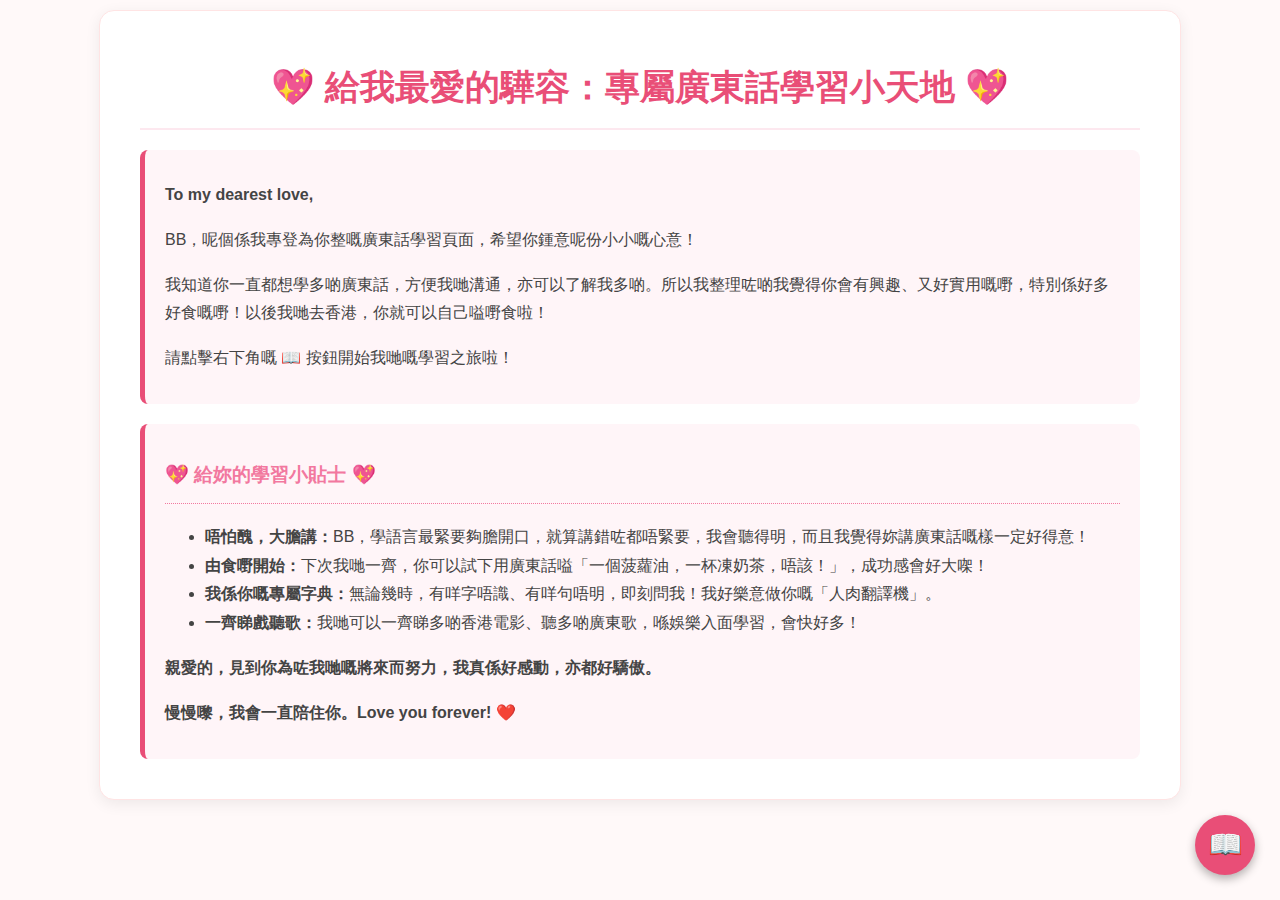
<file: index.html>
<!DOCTYPE html>
<html lang="zh-Hant">
<head>
    <meta charset="UTF-8">
    <meta name="viewport" content="width=device-width, initial-scale=1.0">
    <title>💖 給我最愛的驊容：專屬廣東話學習小天地 💖</title>
    <style>body{font-family:-apple-system,BlinkMacSystemFont,"Segoe UI",Roboto,"Helvetica Neue",Arial,sans-serif;line-height:1.8;color:#444;background-color:#fff9f9;margin:0;padding:10px}@media (max-width:768px){body{padding:5px}}h1,h2,h3{color:#e94e77;border-bottom:2px solid #fde8ef;padding-bottom:10px}h1{text-align:center;margin-bottom:20px;font-size:2.2em}@media (max-width:768px){h1{font-size:1.8em}}h2{margin-top:40px;color:#e94e77}@media (max-width:768px){h2{font-size:1.4em}}h3{font-size:1.2em;color:#f2789f;border-bottom:1px dotted #f2789f}.container{max-width:1000px;margin:0 auto;background-color:#fff;padding:20px 40px;border-radius:15px;box-shadow:0 4px 15px rgba(0,0,0,.07);border:1px solid #ffe4e4}@media (max-width:768px){.container{padding:15px}}.intro,.tips{background-color:#fff5f8;border-left:5px solid #e94e77;padding:15px 20px;margin:20px 0;border-radius:8px}.fab-menu-button{position:fixed;bottom:25px;right:25px;width:60px;height:60px;background-color:#e94e77;border-radius:50%;box-shadow:0 4px 10px rgba(0,0,0,.3);display:flex;justify-content:center;align-items:center;color:#fff;font-size:28px;cursor:pointer;z-index:1000;transition:transform .2s ease-in-out}.fab-menu-button:hover{transform:scale(1.1)}.fab-menu{position:fixed;bottom:100px;right:25px;background-color:#fff;border-radius:10px;box-shadow:0 6px 20px rgba(0,0,0,.2);padding:15px;z-index:999;display:none;opacity:0;transform:translateY(20px);transition:opacity .3s ease,transform .3s ease}.fab-menu.active{display:block;opacity:1;transform:translateY(0)}.fab-menu ul{list-style:none;padding:0;margin:0}.fab-menu ul li a{display:block;padding:10px 15px;text-decoration:none;color:#e94e77;font-weight:700;border-radius:5px;transition:background-color .2s}.fab-menu ul li a:hover{background-color:#fff0f5}</style>
</head>
<body>
<div class="container">
    <h1>💖 給我最愛的驊容：專屬廣東話學習小天地 💖</h1>
    <div class="intro">
        <p><strong>To my dearest love,</strong></p>
        <p>BB，呢個係我專登為你整嘅廣東話學習頁面，希望你鍾意呢份小小嘅心意！</p>
        <p>我知道你一直都想學多啲廣東話，方便我哋溝通，亦可以了解我多啲。所以我整理咗啲我覺得你會有興趣、又好實用嘅嘢，特別係好多好食嘅嘢！以後我哋去香港，你就可以自己嗌嘢食啦！</p>
        <p>請點擊右下角嘅 📖 按鈕開始我哋嘅學習之旅啦！</p>
    </div>
    <div class="tips">
        <h3>💖 給妳的學習小貼士 💖</h3>
        <ul>
            <li><strong>唔怕醜，大膽講：</strong>BB，學語言最緊要夠膽開口，就算講錯咗都唔緊要，我會聽得明，而且我覺得妳講廣東話嘅樣一定好得意！</li>
            <li><strong>由食嘢開始：</strong>下次我哋一齊，你可以試下用廣東話嗌「一個菠蘿油，一杯凍奶茶，唔該！」，成功感會好大㗎！</li>
            <li><strong>我係你嘅專屬字典：</strong>無論幾時，有咩字唔識、有咩句唔明，即刻問我！我好樂意做你嘅「人肉翻譯機」。</li>
            <li><strong>一齊睇戲聽歌：</strong>我哋可以一齊睇多啲香港電影、聽多啲廣東歌，喺娛樂入面學習，會快好多！</li>
        </ul>
        <p><strong>親愛的，見到你為咗我哋嘅將來而努力，我真係好感動，亦都好驕傲。</strong></p>
        <p><strong>慢慢嚟，我會一直陪住你。Love you forever! ❤️</strong></p>
    </div>
</div>
<div class="fab-menu-button" id="fabButton">📖</div>
<div class="fab-menu" id="fabMenu">
    <ul>
        <li><a href="index.html">💖 主頁</a></li>
        <li><a href="page1_basic.html">🗣️ 基本對答</a></li>
        <li><a href="page2_love.html">🥰 愛嘅蜜語</a></li>
        <li><a href="page3_food.html">🍜 美食篇</a></li>
        <li><a href="page4_daily.html">🛍️ 日常生活</a></li>
        <li><a href="page5_scenario.html">💬 情境對話</a></li>
        <li><a href="page6_slang.html">😎 地道口語</a></li>
    </ul>
</div>
<script>document.addEventListener('DOMContentLoaded',function(){const e=document.getElementById("fabButton"),t=document.getElementById("fabMenu");e.addEventListener("click",function(n){n.stopPropagation(),t.classList.toggle("active")}),window.addEventListener("click",function(){t.classList.contains("active")&&t.classList.remove("active")}),t.addEventListener("click",function(e){e.stopPropagation()})})</script>
</body>
</html>
</file>
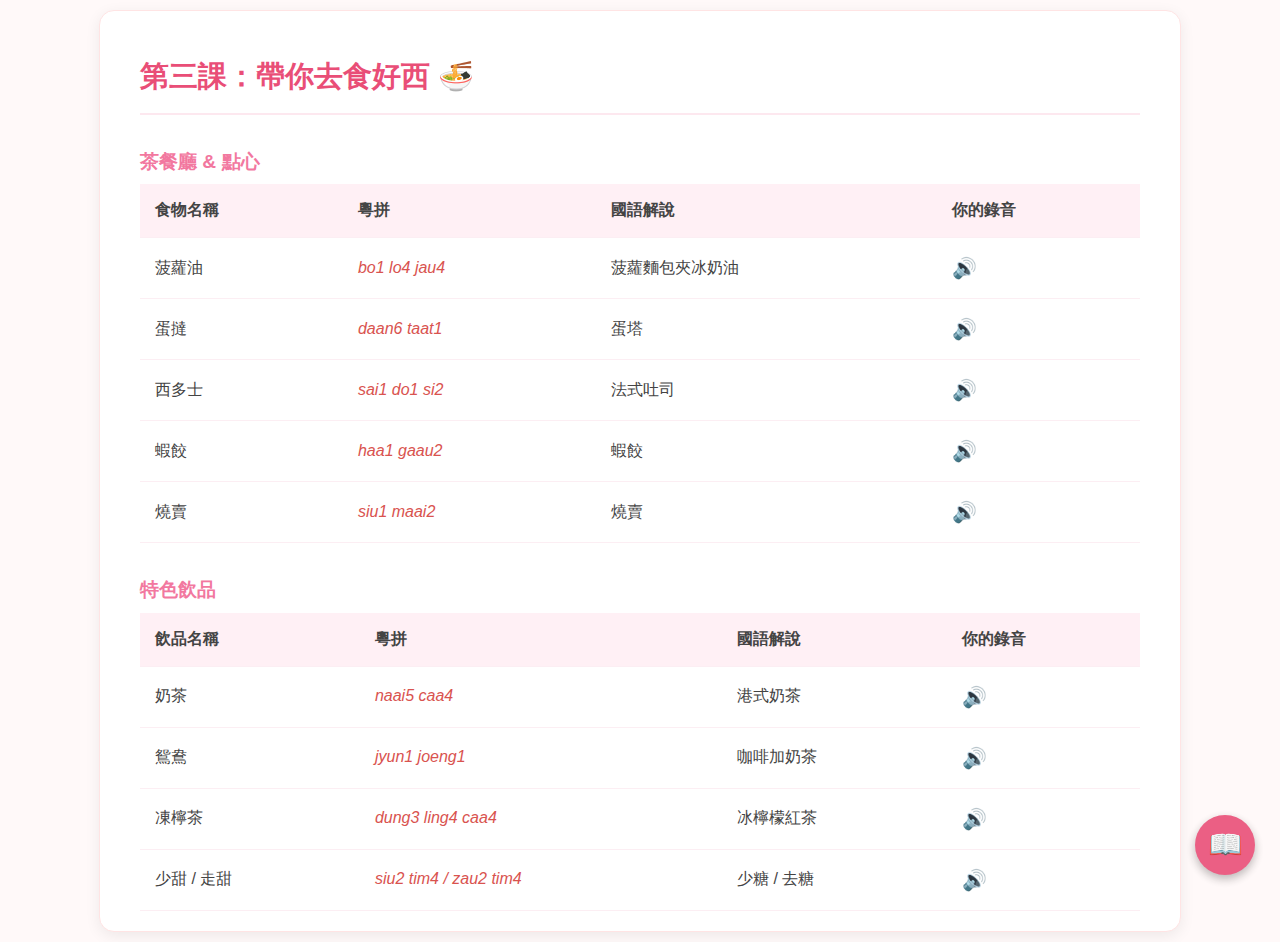
<file: page3_food.html>
<!DOCTYPE html>
<html lang="zh-Hant"><head><meta charset="UTF-8"><meta name="viewport" content="width=device-width, initial-scale=1.0"><title>第三課：美食篇</title><link rel="stylesheet" href="style.css"></head>
<body>
<div class="container">
    <h2>第三課：帶你去食好西 🍜</h2>
    <h3>茶餐廳 & 點心</h3>
    <table>
        <thead><tr><th>食物名稱</th><th>粵拼</th><th>國語解說</th><th>你的錄音</th></tr></thead>
        <tbody>
            <tr><td data-label="食物">菠蘿油</td><td data-label="粵拼" class="jyutping">bo1 lo4 jau4</td><td data-label="國語解說">菠蘿麵包夾冰奶油</td><td data-label="你的錄音"><span class="audio-icon" data-audio-src="audio/bo_lo_yau.mp3">🔊</span></td></tr>
            <tr><td data-label="食物">蛋撻</td><td data-label="粵拼" class="jyutping">daan6 taat1</td><td data-label="國語解說">蛋塔</td><td data-label="你的錄音"><span class="audio-icon" data-audio-src="audio/daan_taat.mp3">🔊</span></td></tr>
            <tr><td data-label="食物">西多士</td><td data-label="粵拼" class="jyutping">sai1 do1 si2</td><td data-label="國語解說">法式吐司</td><td data-label="你的錄音"><span class="audio-icon" data-audio-src="audio/sai_do_si.mp3">🔊</span></td></tr>
            <tr><td data-label="食物">蝦餃</td><td data-label="粵拼" class="jyutping">haa1 gaau2</td><td data-label="國語解說">蝦餃</td><td data-label="你的錄音"><span class="audio-icon" data-audio-src="audio/haa_gaau.mp3">🔊</span></td></tr>
            <tr><td data-label="食物">燒賣</td><td data-label="粵拼" class="jyutping">siu1 maai2</td><td data-label="國語解說">燒賣</td><td data-label="你的錄音"><span class="audio-icon" data-audio-src="audio/siu_maai.mp3">🔊</span></td></tr>
        </tbody>
    </table>
    <h3>特色飲品</h3>
    <table>
        <thead><tr><th>飲品名稱</th><th>粵拼</th><th>國語解說</th><th>你的錄音</th></tr></thead>
        <tbody>
            <tr><td data-label="飲品">奶茶</td><td data-label="粵拼" class="jyutping">naai5 caa4</td><td data-label="國語解說">港式奶茶</td><td data-label="你的錄音"><span class="audio-icon" data-audio-src="audio/naai_chaa.mp3">🔊</span></td></tr>
            <tr><td data-label="飲品">鴛鴦</td><td data-label="粵拼" class="jyutping">jyun1 joeng1</td><td data-label="國語解說">咖啡加奶茶</td><td data-label="你的錄音"><span class="audio-icon" data-audio-src="audio/yun_yeung.mp3">🔊</span></td></tr>
            <tr><td data-label="飲品">凍檸茶</td><td data-label="粵拼" class="jyutping">dung3 ling4 caa4</td><td data-label="國語解說">冰檸檬紅茶</td><td data-label="你的錄音"><span class="audio-icon" data-audio-src="audio/dung_ling_chaa.mp3">🔊</span></td></tr>
            <tr><td data-label="飲品">少甜 / 走甜</td><td data-label="粵拼" class="jyutping">siu2 tim4 / zau2 tim4</td><td data-label="國語解說">少糖 / 去糖</td><td data-label="你的錄音"><span class="audio-icon" data-audio-src="audio/siu_tim_zau_tim.mp3">🔊</span></td></tr>
        </tbody>
    </table>
</div>
<div class="fab-menu-button" id="fabButton">📖</div>
<div class="fab-menu" id="fabMenu"><ul><li><a href="index.html">💖 主頁</a></li><li><a href="page1_basic.html">🗣️ 基本對答</a></li><li><a href="page2_love.html">🥰 愛嘅蜜語</a></li><li><a href="page3_food.html">🍜 美食篇</a></li><li><a href="page4_daily.html">🛍️ 日常生活</a></li><li><a href="page5_scenario.html">💬 情境對話</a></li><li><a href="page6_slang.html">😎 地道口語</a></li></ul></div>
<script src="script.js" defer></script>
</body></html>
</file>
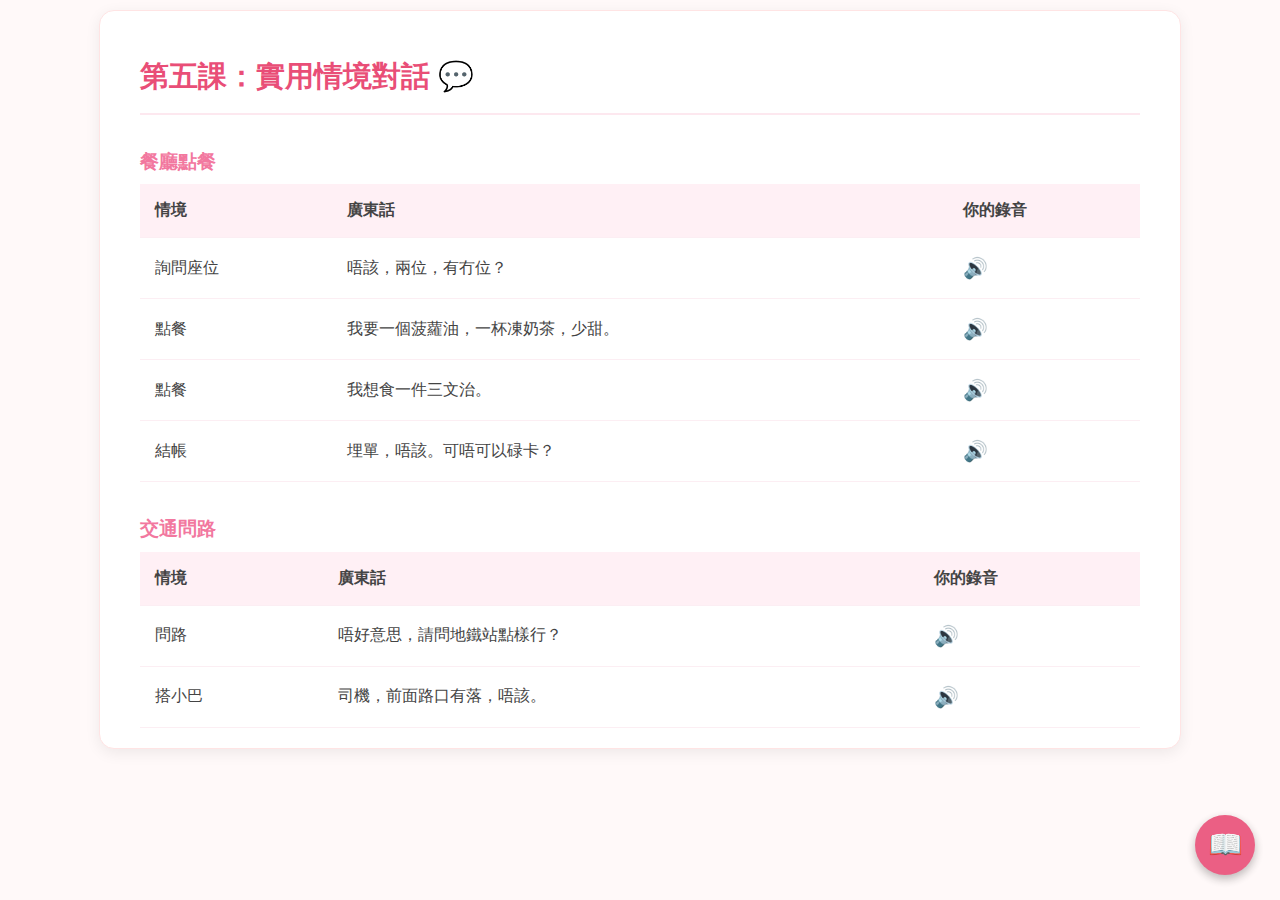
<file: page5_scenario.html>
<!DOCTYPE html>
<html lang="zh-Hant"><head><meta charset="UTF-8"><meta name="viewport" content="width=device-width, initial-scale=1.0"><title>第五課：實用情境對話</title><link rel="stylesheet" href="style.css"></head>
<body>
<div class="container">
    <h2>第五課：實用情境對話 💬</h2>
    <h3>餐廳點餐</h3>
    <table>
        <thead><tr><th>情境</th><th>廣東話</th><th>你的錄音</th></tr></thead>
        <tbody>
            <tr><td data-label="情境">詢問座位</td><td data-label="廣東話">唔該，兩位，有冇位？</td><td data-label="你的錄音"><span class="audio-icon" data-audio-src="audio/scene_ask_seat.mp3">🔊</span></td></tr>
            <tr><td data-label="情境">點餐</td><td data-label="廣東話">我要一個菠蘿油，一杯凍奶茶，少甜。</td><td data-label="你的錄音"><span class="audio-icon" data-audio-src="audio/scene_order_food.mp3">🔊</span></td></tr>
            <tr><td data-label="情境">點餐</td><td data-label="廣東話">我想食一件三文治。</td><td data-label="你的錄音"><span class="audio-icon" data-audio-src="audio/wo_sam_man_ji.mp3">🔊</span></td></tr>            
            <tr><td data-label="情境">結帳</td><td data-label="廣東話">埋單，唔該。可唔可以碌卡？</td><td data-label="你的錄音"><span class="audio-icon" data-audio-src="audio/scene_billing.mp3">🔊</span></td></tr>
        </tbody>
    </table>
    <h3>交通問路</h3>
    <table>
        <thead><tr><th>情境</th><th>廣東話</th><th>你的錄音</th></tr></thead>
        <tbody>
            <tr><td data-label="情境">問路</td><td data-label="廣東話">唔好意思，請問地鐵站點樣行？</td><td data-label="你的錄音"><span class="audio-icon" data-audio-src="audio/scene_ask_direction.mp3">🔊</span></td></tr>
            <tr><td data-label="情境">搭小巴</td><td data-label="廣東話">司機，前面路口有落，唔該。</td><td data-label="你的錄音"><span class="audio-icon" data-audio-src="audio/scene_minibus_stop.mp3">🔊</span></td></tr>
        </tbody>
    </table>
</div>
<div class="fab-menu-button" id="fabButton">📖</div>
<div class="fab-menu" id="fabMenu"><ul><li><a href="index.html">💖 主頁</a></li><li><a href="page1_basic.html">🗣️ 基本對答</a></li><li><a href="page2_love.html">🥰 愛嘅蜜語</a></li><li><a href="page3_food.html">🍜 美食篇</a></li><li><a href="page4_daily.html">🛍️ 日常生活</a></li><li><a href="page5_scenario.html">💬 情境對話</a></li><li><a href="page6_slang.html">😎 地道口語</a></li></ul></div>
<script src="script.js" defer></script>
</body></html>
</file>
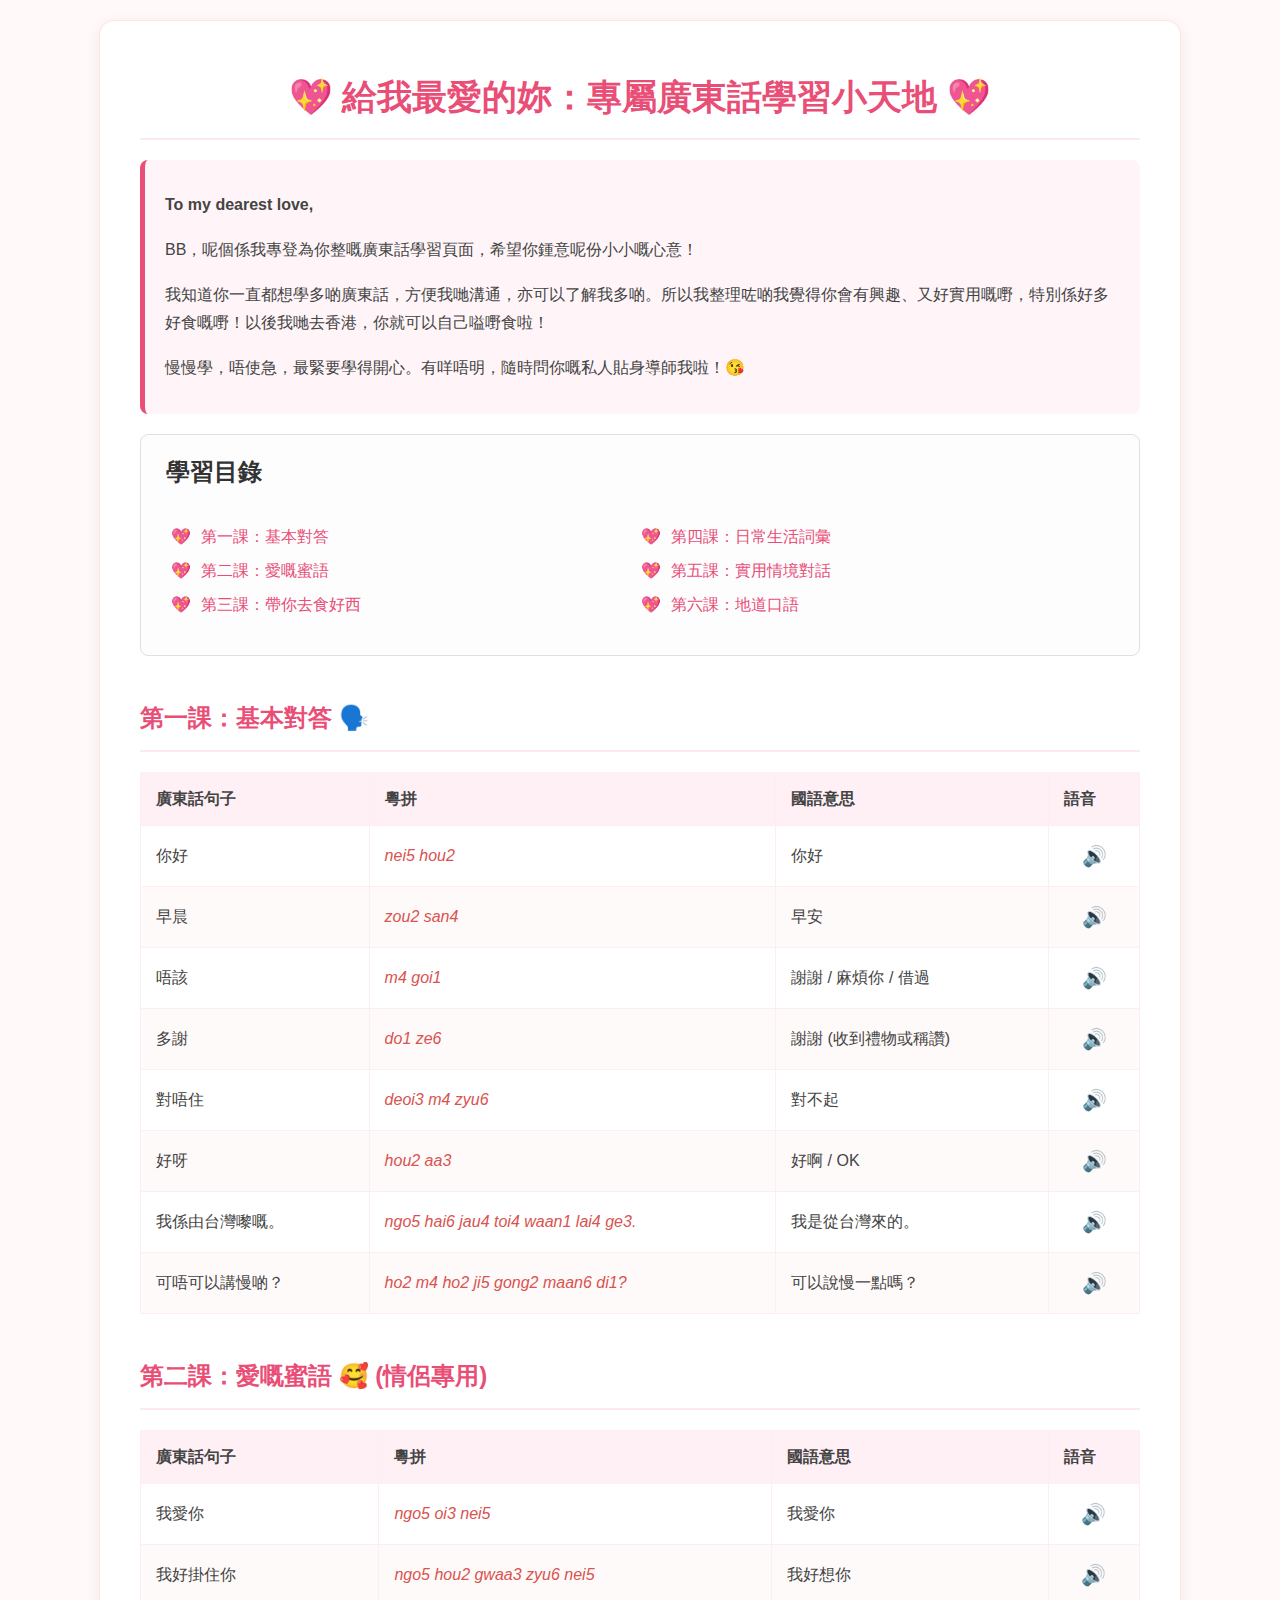
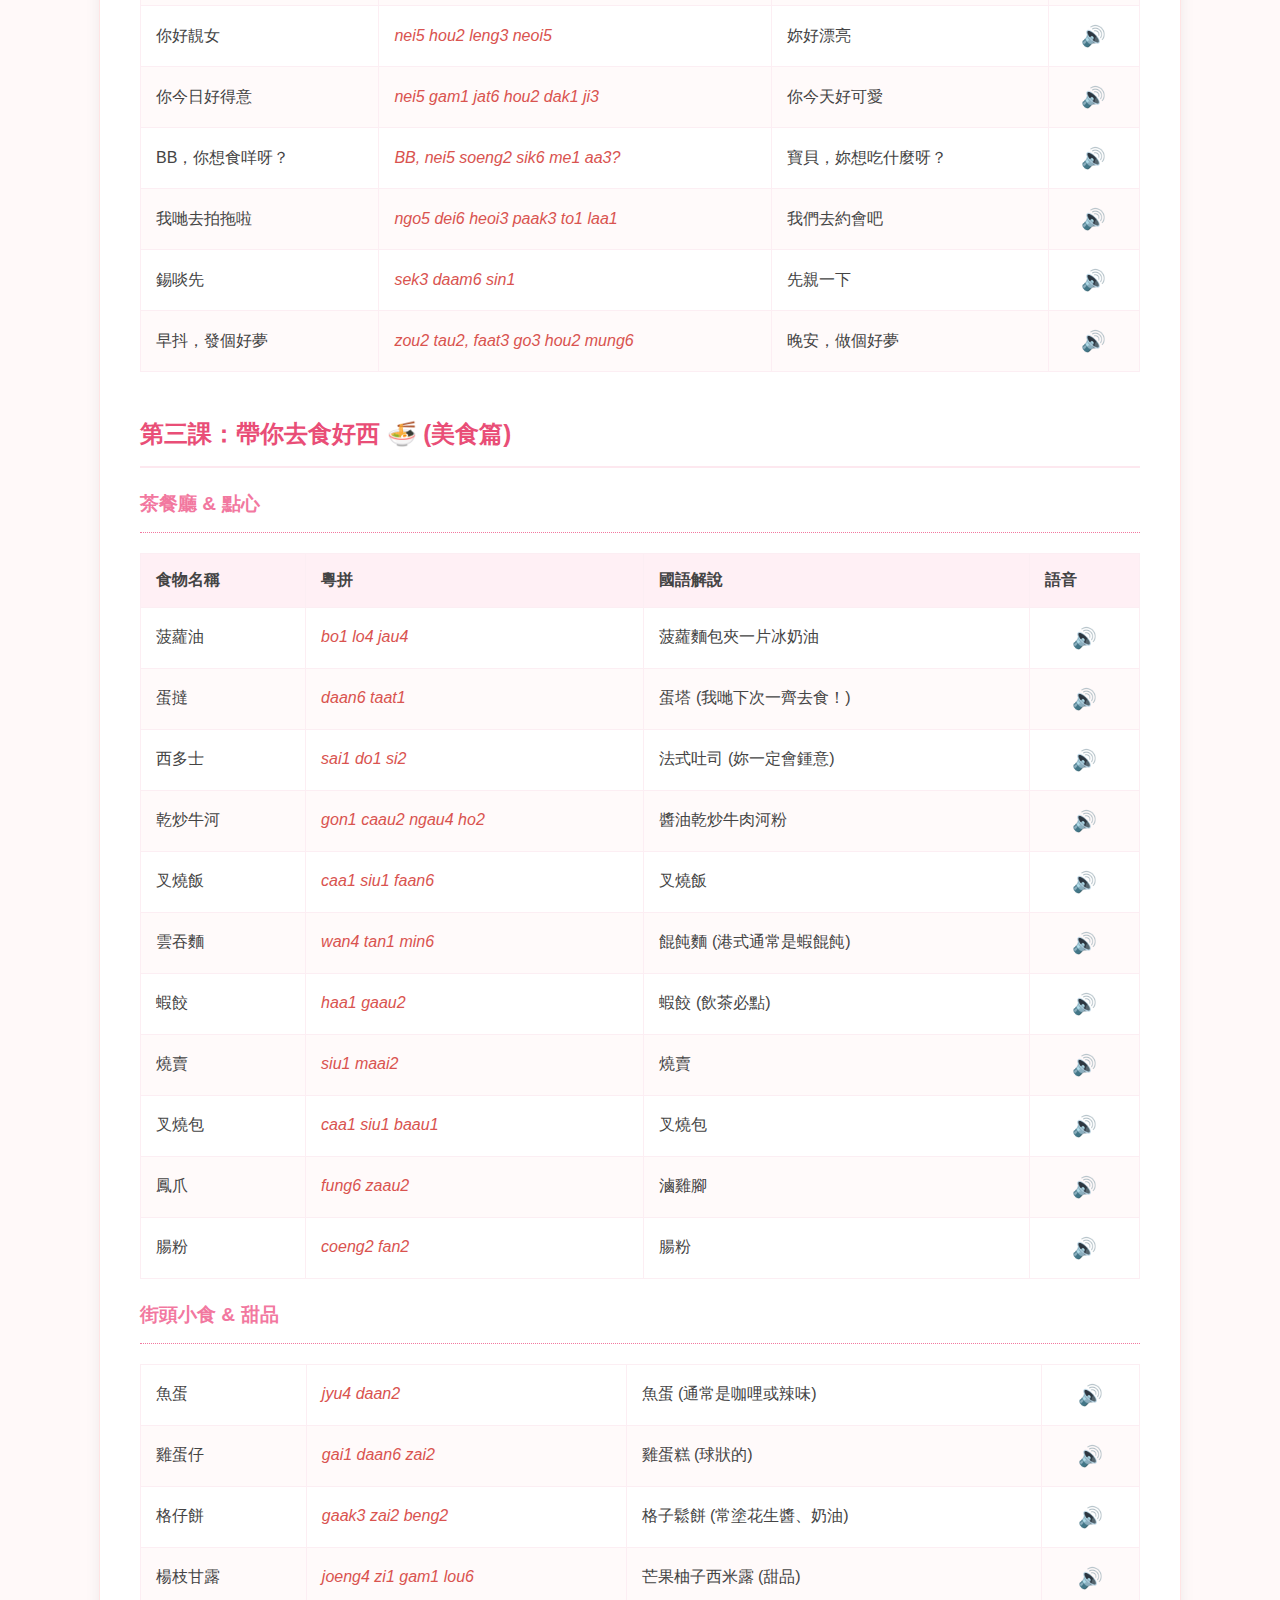
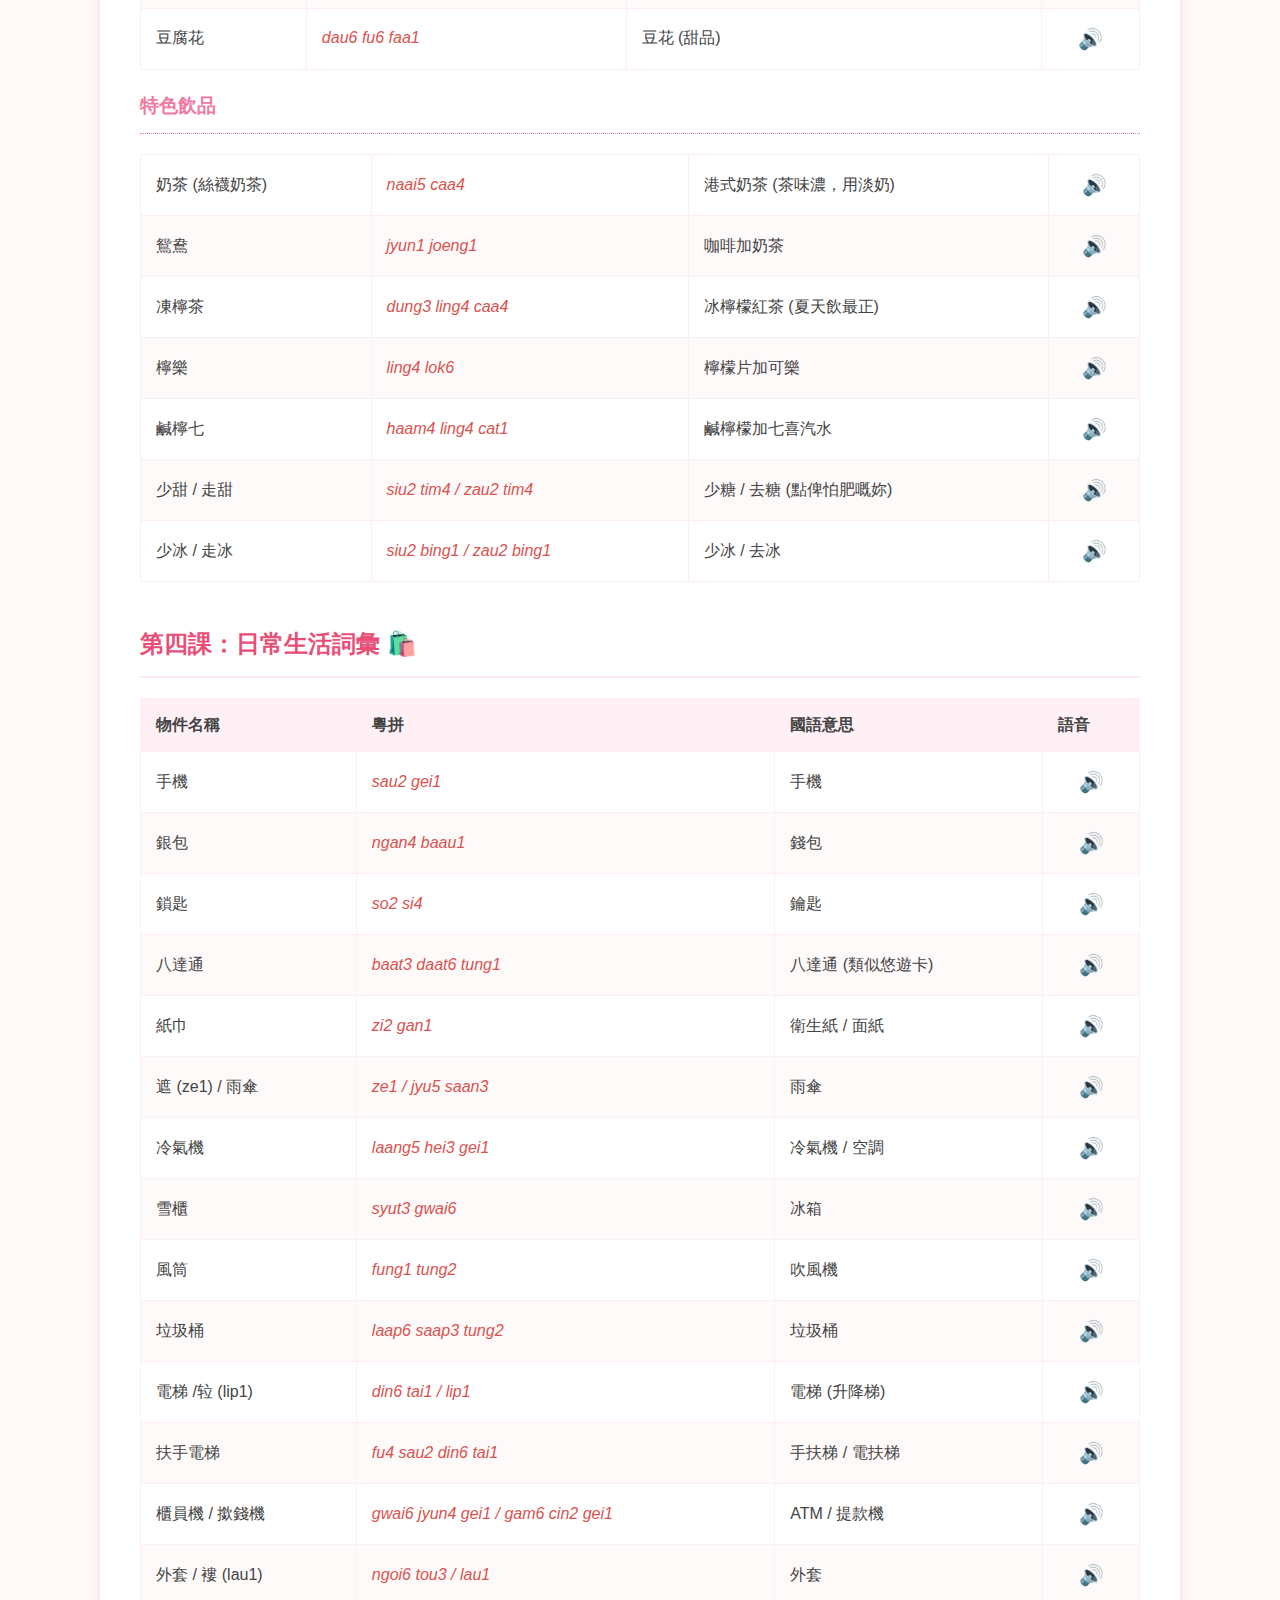
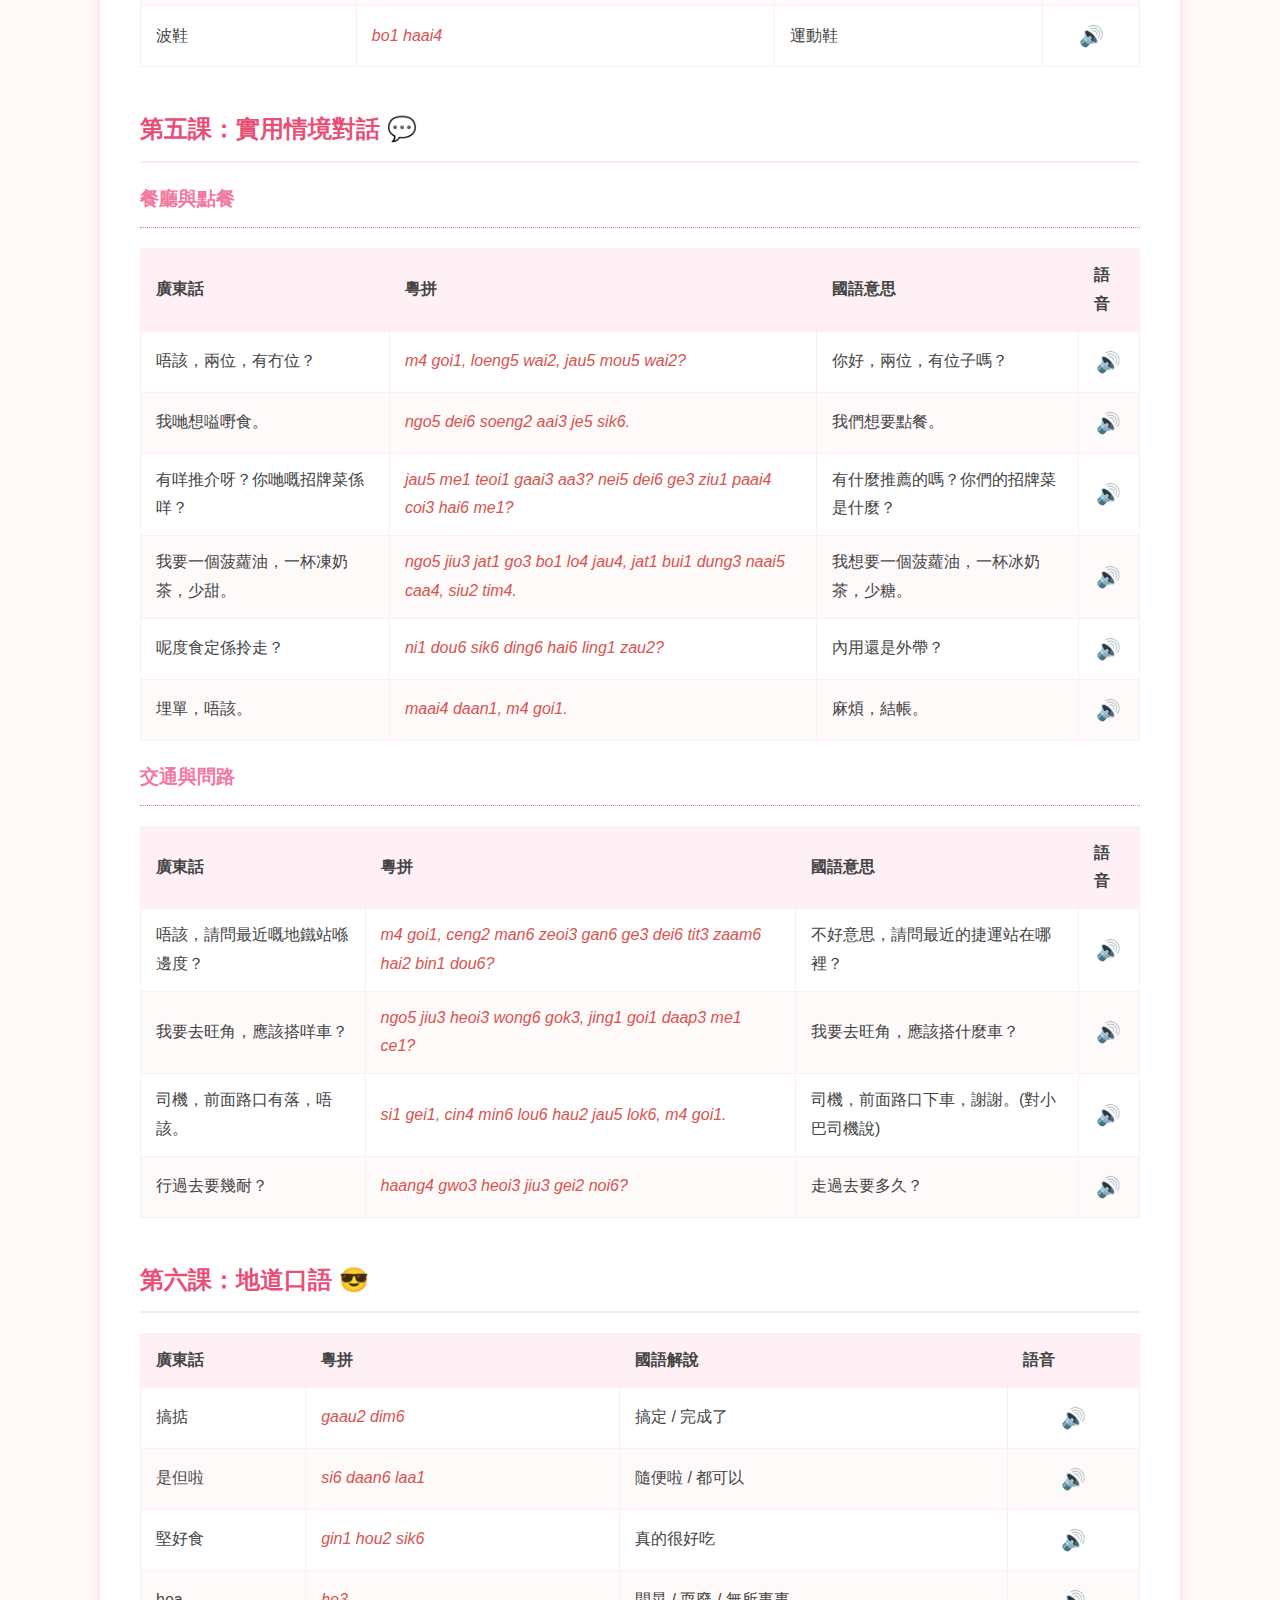
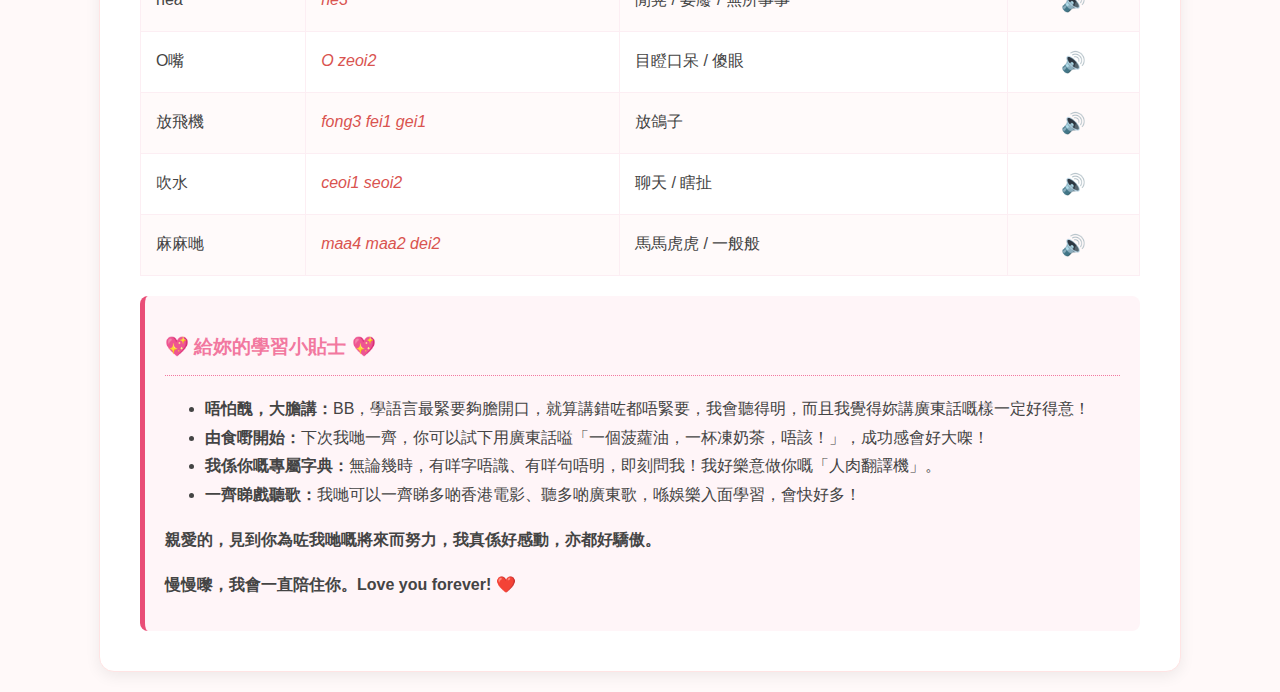
<file: 廣東話學習資源庫.html>
<!DOCTYPE html>
<html lang="zh-Hant">
<head>
    <meta charset="UTF-8">
    <meta name="viewport" content="width=device-width, initial-scale=1.0">
    <title>💖 給我最愛的驊容：專屬廣東話學習小天地 💖</title>
    <style>
        body {
            font-family: -apple-system, BlinkMacSystemFont, "Segoe UI", Roboto, "Helvetica Neue", Arial, sans-serif;
            line-height: 1.8;
            color: #444;
            background-color: #fff9f9; /* 淡粉色背景 */
            margin: 0;
            padding: 20px;
        }
        .container {
            max-width: 1000px;
            margin: 0 auto;
            background-color: #fff;
            padding: 20px 40px;
            border-radius: 15px;
            box-shadow: 0 4px 15px rgba(0,0,0,0.07);
            border: 1px solid #ffe4e4;
        }
        h1, h2, h3 {
            color: #e94e77; /* 主題粉紅色 */
            border-bottom: 2px solid #fde8ef;
            padding-bottom: 10px;
        }
        h1 {
            text-align: center;
            margin-bottom: 20px;
            font-size: 2.2em;
        }
        h2 {
            margin-top: 40px;
            color: #e94e77;
        }
        h3 {
            font-size: 1.2em;
            color: #f2789f;
            border-bottom: 1px dotted #f2789f;
        }
        table {
            width: 100%;
            border-collapse: collapse;
            margin-top: 20px;
            font-size: 16px;
        }
        th, td {
            border: 1px solid #fceef3;
            padding: 12px 15px;
            text-align: left;
        }
        th {
            background-color: #fff0f5;
            font-weight: bold;
        }
        tr:nth-child(even) {
            background-color: #fffafa;
        }
        tr:hover {
            background-color: #ffeeee; /* 懸停時的粉色 */
        }
        .audio-link {
            font-size: 20px;
            text-decoration: none;
            color: #007bff;
            display: block;
            text-align: center;
        }
        .audio-link:hover {
            color: #ff85a2;
        }
        .intro, .tips {
            background-color: #fff5f8;
            border-left: 5px solid #e94e77;
            padding: 15px 20px;
            margin: 20px 0;
            border-radius: 8px;
        }
        .jyutping {
            color: #d9534f;
            font-style: italic;
        }
        .toc {
            background-color: #fdfdfe;
            border: 1px solid #e0e0e0;
            padding: 15px 25px;
            margin-bottom: 30px;
            border-radius: 8px;
        }
        .toc h2 {
            margin-top: 0;
            border-bottom: none;
            color: #333;
        }
        .toc ul {
            list-style-type: '💖';
            padding-left: 25px;
            columns: 2;
            -webkit-columns: 2;
            -moz-columns: 2;
        }
        .toc ul li {
            padding-left: 10px;
            margin-bottom: 5px;
        }
        .toc ul li a {
            text-decoration: none;
            color: #e94e77;
            font-weight: 500;
        }
        .toc ul li a:hover {
            text-decoration: underline;
        }
    </style>
</head>
<body>

<div class="container">
    <h1>💖 給我最愛的妳：專屬廣東話學習小天地 💖</h1>
    
    <div class="intro">
        <p><strong>To my dearest love,</strong></p>
        <p>BB，呢個係我專登為你整嘅廣東話學習頁面，希望你鍾意呢份小小嘅心意！</p>
        <p>我知道你一直都想學多啲廣東話，方便我哋溝通，亦可以了解我多啲。所以我整理咗啲我覺得你會有興趣、又好實用嘅嘢，特別係好多好食嘅嘢！以後我哋去香港，你就可以自己嗌嘢食啦！</p>
        <p>慢慢學，唔使急，最緊要學得開心。有咩唔明，隨時問你嘅私人貼身導師我啦！😘</p>
    </div>

    <!-- 目錄 Table of Contents -->
    <nav class="toc">
        <h2>學習目錄</h2>
        <ul>
            <li><a href="#part1">第一課：基本對答</a></li>
            <li><a href="#part2">第二課：愛嘅蜜語</a></li>
            <li><a href="#part3">第三課：帶你去食好西</a></li>
            <li><a href="#part4">第四課：日常生活詞彙</a></li>
            <li><a href="#part5">第五課：實用情境對話</a></li>
            <li><a href="#part6">第六課：地道口語</a></li>
        </ul>
    </nav>

    <!-- =================================================================== -->
    <!-- ======================= 第一課：基本對答 ======================= -->
    <!-- =================================================================== -->
    <h2 id="part1">第一課：基本對答 🗣️</h2>
    <table>
        <thead><tr><th>廣東話句子</th><th>粵拼</th><th>國語意思</th><th>語音</th></tr></thead>
        <tbody>
            <tr><td>你好</td><td class="jyutping">nei5 hou2</td><td>你好</td><td><a class="audio-link" href="https://translate.google.com/translate_tts?ie=UTF-8&client=tw-ob&q=你好&tl=yue-Hant-HK" target="_blank">🔊</a></td></tr>
            <tr><td>早晨</td><td class="jyutping">zou2 san4</td><td>早安</td><td><a class="audio-link" href="https://translate.google.com/translate_tts?ie=UTF-8&client=tw-ob&q=早晨&tl=yue-Hant-HK" target="_blank">🔊</a></td></tr>
            <tr><td>唔該</td><td class="jyutping">m4 goi1</td><td>謝謝 / 麻煩你 / 借過</td><td><a class="audio-link" href="https://translate.google.com/translate_tts?ie=UTF-8&client=tw-ob&q=唔該&tl=yue-Hant-HK" target="_blank">🔊</a></td></tr>
            <tr><td>多謝</td><td class="jyutping">do1 ze6</td><td>謝謝 (收到禮物或稱讚)</td><td><a class="audio-link" href="https://translate.google.com/translate_tts?ie=UTF-8&client=tw-ob&q=多謝&tl=yue-Hant-HK" target="_blank">🔊</a></td></tr>
            <tr><td>對唔住</td><td class="jyutping">deoi3 m4 zyu6</td><td>對不起</td><td><a class="audio-link" href="https://translate.google.com/translate_tts?ie=UTF-8&client=tw-ob&q=對唔住&tl=yue-Hant-HK" target="_blank">🔊</a></td></tr>
            <tr><td>好呀</td><td class="jyutping">hou2 aa3</td><td>好啊 / OK</td><td><a class="audio-link" href="https://translate.google.com/translate_tts?ie=UTF-8&client=tw-ob&q=好呀&tl=yue-Hant-HK" target="_blank">🔊</a></td></tr>
            <tr><td>我係由台灣嚟嘅。</td><td class="jyutping">ngo5 hai6 jau4 toi4 waan1 lai4 ge3.</td><td>我是從台灣來的。</td><td><a class="audio-link" href="https://translate.google.com/translate_tts?ie=UTF-8&client=tw-ob&q=我係由台灣嚟嘅&tl=yue-Hant-HK" target="_blank">🔊</a></td></tr>
            <tr><td>可唔可以講慢啲？</td><td class="jyutping">ho2 m4 ho2 ji5 gong2 maan6 di1?</td><td>可以說慢一點嗎？</td><td><a class="audio-link" href="https://translate.google.com/translate_tts?ie=UTF-8&client=tw-ob&q=可唔可以講慢啲&tl=yue-Hant-HK" target="_blank">🔊</a></td></tr>
        </tbody>
    </table>

    <!-- =================================================================== -->
    <!-- ======================= 第二課：愛嘅蜜語 ========================= -->
    <!-- =================================================================== -->
    <h2 id="part2">第二課：愛嘅蜜語 🥰 (情侶專用)</h2>
    <table>
        <thead><tr><th>廣東話句子</th><th>粵拼</th><th>國語意思</th><th>語音</th></tr></thead>
        <tbody>
            <tr><td>我愛你</td><td class="jyutping">ngo5 oi3 nei5</td><td>我愛你</td><td><a class="audio-link" href="https://translate.google.com/translate_tts?ie=UTF-8&client=tw-ob&q=我愛你&tl=yue-Hant-HK" target="_blank">🔊</a></td></tr>
            <tr><td>我好掛住你</td><td class="jyutping">ngo5 hou2 gwaa3 zyu6 nei5</td><td>我好想你</td><td><a class="audio-link" href="https://translate.google.com/translate_tts?ie=UTF-8&client=tw-ob&q=我好掛住你&tl=yue-Hant-HK" target="_blank">🔊</a></td></tr>
            <tr><td>你好靚女</td><td class="jyutping">nei5 hou2 leng3 neoi5</td><td>妳好漂亮</td><td><a class="audio-link" href="https://translate.google.com/translate_tts?ie=UTF-8&client=tw-ob&q=你好靚女&tl=yue-Hant-HK" target="_blank">🔊</a></td></tr>
            <tr><td>你今日好得意</td><td class="jyutping">nei5 gam1 jat6 hou2 dak1 ji3</td><td>你今天好可愛</td><td><a class="audio-link" href="https://translate.google.com/translate_tts?ie=UTF-8&client=tw-ob&q=你今日好得意&tl=yue-Hant-HK" target="_blank">🔊</a></td></tr>
            <tr><td>BB，你想食咩呀？</td><td class="jyutping">BB, nei5 soeng2 sik6 me1 aa3?</td><td>寶貝，妳想吃什麼呀？</td><td><a class="audio-link" href="https://translate.google.com/translate_tts?ie=UTF-8&client=tw-ob&q=BB你想食咩呀&tl=yue-Hant-HK" target="_blank">🔊</a></td></tr>
            <tr><td>我哋去拍拖啦</td><td class="jyutping">ngo5 dei6 heoi3 paak3 to1 laa1</td><td>我們去約會吧</td><td><a class="audio-link" href="https://translate.google.com/translate_tts?ie=UTF-8&client=tw-ob&q=我哋去拍拖啦&tl=yue-Hant-HK" target="_blank">🔊</a></td></tr>
            <tr><td>錫啖先</td><td class="jyutping">sek3 daam6 sin1</td><td>先親一下</td><td><a class="audio-link" href="https://translate.google.com/translate_tts?ie=UTF-8&client=tw-ob&q=錫啖先&tl=yue-Hant-HK" target="_blank">🔊</a></td></tr>
            <tr><td>早抖，發個好夢</td><td class="jyutping">zou2 tau2, faat3 go3 hou2 mung6</td><td>晚安，做個好夢</td><td><a class="audio-link" href="https://translate.google.com/translate_tts?ie=UTF-8&client=tw-ob&q=早抖發個好夢&tl=yue-Hant-HK" target="_blank">🔊</a></td></tr>
        </tbody>
    </table>

    <!-- =================================================================== -->
    <!-- ======================= 第三課：帶你去食好西 ====================== -->
    <!-- =================================================================== -->
    <h2 id="part3">第三課：帶你去食好西 🍜 (美食篇)</h2>
    <h3>茶餐廳 & 點心</h3>
    <table>
        <thead><tr><th>食物名稱</th><th>粵拼</th><th>國語解說</th><th>語音</th></tr></thead>
        <tbody>
            <tr><td>菠蘿油</td><td class="jyutping">bo1 lo4 jau4</td><td>菠蘿麵包夾一片冰奶油</td><td><a class="audio-link" href="https://translate.google.com/translate_tts?ie=UTF-8&client=tw-ob&q=菠蘿油&tl=yue-Hant-HK" target="_blank">🔊</a></td></tr>
            <tr><td>蛋撻</td><td class="jyutping">daan6 taat1</td><td>蛋塔 (我哋下次一齊去食！)</td><td><a class="audio-link" href="https://translate.google.com/translate_tts?ie=UTF-8&client=tw-ob&q=蛋撻&tl=yue-Hant-HK" target="_blank">🔊</a></td></tr>
            <tr><td>西多士</td><td class="jyutping">sai1 do1 si2</td><td>法式吐司 (妳一定會鍾意)</td><td><a class="audio-link" href="https://translate.google.com/translate_tts?ie=UTF-8&client=tw-ob&q=西多士&tl=yue-Hant-HK" target="_blank">🔊</a></td></tr>
            <tr><td>乾炒牛河</td><td class="jyutping">gon1 caau2 ngau4 ho2</td><td>醬油乾炒牛肉河粉</td><td><a class="audio-link" href="https://translate.google.com/translate_tts?ie=UTF-8&client=tw-ob&q=乾炒牛河&tl=yue-Hant-HK" target="_blank">🔊</a></td></tr>
            <tr><td>叉燒飯</td><td class="jyutping">caa1 siu1 faan6</td><td>叉燒飯</td><td><a class="audio-link" href="https://translate.google.com/translate_tts?ie=UTF-8&client=tw-ob&q=叉燒飯&tl=yue-Hant-HK" target="_blank">🔊</a></td></tr>
            <tr><td>雲吞麵</td><td class="jyutping">wan4 tan1 min6</td><td>餛飩麵 (港式通常是蝦餛飩)</td><td><a class="audio-link" href="https://translate.google.com/translate_tts?ie=UTF-8&client=tw-ob&q=雲吞麵&tl=yue-Hant-HK" target="_blank">🔊</a></td></tr>
            <tr><td>蝦餃</td><td class="jyutping">haa1 gaau2</td><td>蝦餃 (飲茶必點)</td><td><a class="audio-link" href="https://translate.google.com/translate_tts?ie=UTF-8&client=tw-ob&q=蝦餃&tl=yue-Hant-HK" target="_blank">🔊</a></td></tr>
            <tr><td>燒賣</td><td class="jyutping">siu1 maai2</td><td>燒賣</td><td><a class="audio-link" href="https://translate.google.com/translate_tts?ie=UTF-8&client=tw-ob&q=燒賣&tl=yue-Hant-HK" target="_blank">🔊</a></td></tr>
            <tr><td>叉燒包</td><td class="jyutping">caa1 siu1 baau1</td><td>叉燒包</td><td><a class="audio-link" href="https://translate.google.com/translate_tts?ie=UTF-8&client=tw-ob&q=叉燒包&tl=yue-Hant-HK" target="_blank">🔊</a></td></tr>
            <tr><td>鳳爪</td><td class="jyutping">fung6 zaau2</td><td>滷雞腳</td><td><a class="audio-link" href="https://translate.google.com/translate_tts?ie=UTF-8&client=tw-ob&q=鳳爪&tl=yue-Hant-HK" target="_blank">🔊</a></td></tr>
            <tr><td>腸粉</td><td class="jyutping">coeng2 fan2</td><td>腸粉</td><td><a class="audio-link" href="https://translate.google.com/translate_tts?ie=UTF-8&client=tw-ob&q=腸粉&tl=yue-Hant-HK" target="_blank">🔊</a></td></tr>
        </tbody>
    </table>
    <h3>街頭小食 & 甜品</h3>
    <table>
        <tbody>
            <tr><td>魚蛋</td><td class="jyutping">jyu4 daan2</td><td>魚蛋 (通常是咖哩或辣味)</td><td><a class="audio-link" href="https://translate.google.com/translate_tts?ie=UTF-8&client=tw-ob&q=魚蛋&tl=yue-Hant-HK" target="_blank">🔊</a></td></tr>
            <tr><td>雞蛋仔</td><td class="jyutping">gai1 daan6 zai2</td><td>雞蛋糕 (球狀的)</td><td><a class="audio-link" href="https://translate.google.com/translate_tts?ie=UTF-8&client=tw-ob&q=雞蛋仔&tl=yue-Hant-HK" target="_blank">🔊</a></td></tr>
            <tr><td>格仔餅</td><td class="jyutping">gaak3 zai2 beng2</td><td>格子鬆餅 (常塗花生醬、奶油)</td><td><a class="audio-link" href="https://translate.google.com/translate_tts?ie=UTF-8&client=tw-ob&q=格仔餅&tl=yue-Hant-HK" target="_blank">🔊</a></td></tr>
            <tr><td>楊枝甘露</td><td class="jyutping">joeng4 zi1 gam1 lou6</td><td>芒果柚子西米露 (甜品)</td><td><a class="audio-link" href="https://translate.google.com/translate_tts?ie=UTF-8&client=tw-ob&q=楊枝甘露&tl=yue-Hant-HK" target="_blank">🔊</a></td></tr>
            <tr><td>豆腐花</td><td class="jyutping">dau6 fu6 faa1</td><td>豆花 (甜品)</td><td><a class="audio-link" href="https://translate.google.com/translate_tts?ie=UTF-8&client=tw-ob&q=豆腐花&tl=yue-Hant-HK" target="_blank">🔊</a></td></tr>
        </tbody>
    </table>
    <h3>特色飲品</h3>
    <table>
        <tbody>
            <tr><td>奶茶 (絲襪奶茶)</td><td class="jyutping">naai5 caa4</td><td>港式奶茶 (茶味濃，用淡奶)</td><td><a class="audio-link" href="https://translate.google.com/translate_tts?ie=UTF-8&client=tw-ob&q=奶茶&tl=yue-Hant-HK" target="_blank">🔊</a></td></tr>
            <tr><td>鴛鴦</td><td class="jyutping">jyun1 joeng1</td><td>咖啡加奶茶</td><td><a class="audio-link" href="https://translate.google.com/translate_tts?ie=UTF-8&client=tw-ob&q=鴛鴦&tl=yue-Hant-HK" target="_blank">🔊</a></td></tr>
            <tr><td>凍檸茶</td><td class="jyutping">dung3 ling4 caa4</td><td>冰檸檬紅茶 (夏天飲最正)</td><td><a class="audio-link" href="https://translate.google.com/translate_tts?ie=UTF-8&client=tw-ob&q=凍檸茶&tl=yue-Hant-HK" target="_blank">🔊</a></td></tr>
            <tr><td>檸樂</td><td class="jyutping">ling4 lok6</td><td>檸檬片加可樂</td><td><a class="audio-link" href="https://translate.google.com/translate_tts?ie=UTF-8&client=tw-ob&q=檸樂&tl=yue-Hant-HK" target="_blank">🔊</a></td></tr>
            <tr><td>鹹檸七</td><td class="jyutping">haam4 ling4 cat1</td><td>鹹檸檬加七喜汽水</td><td><a class="audio-link" href="https://translate.google.com/translate_tts?ie=UTF-8&client=tw-ob&q=鹹檸七&tl=yue-Hant-HK" target="_blank">🔊</a></td></tr>
            <tr><td>少甜 / 走甜</td><td class="jyutping">siu2 tim4 / zau2 tim4</td><td>少糖 / 去糖 (點俾怕肥嘅妳)</td><td><a class="audio-link" href="https://translate.google.com/translate_tts?ie=UTF-8&client=tw-ob&q=少甜,走甜&tl=yue-Hant-HK" target="_blank">🔊</a></td></tr>
            <tr><td>少冰 / 走冰</td><td class="jyutping">siu2 bing1 / zau2 bing1</td><td>少冰 / 去冰</td><td><a class="audio-link" href="https://translate.google.com/translate_tts?ie=UTF-8&client=tw-ob&q=少冰,走冰&tl=yue-Hant-HK" target="_blank">🔊</a></td></tr>
        </tbody>
    </table>

    <h2 id="part4">第四課：日常生活詞彙 🛍️</h2>
    <table>
        <thead><tr><th>物件名稱</th><th>粵拼</th><th>國語意思</th><th>語音</th></tr></thead>
        <tbody>
            <tr><td>手機</td><td class="jyutping">sau2 gei1</td><td>手機</td><td><a class="audio-link" href="https://translate.google.com/translate_tts?ie=UTF-8&client=tw-ob&q=手機&tl=yue-Hant-HK" target="_blank">🔊</a></td></tr>
            <tr><td>銀包</td><td class="jyutping">ngan4 baau1</td><td>錢包</td><td><a class="audio-link" href="https://translate.google.com/translate_tts?ie=UTF-8&client=tw-ob&q=銀包&tl=yue-Hant-HK" target="_blank">🔊</a></td></tr>
            <tr><td>鎖匙</td><td class="jyutping">so2 si4</td><td>鑰匙</td><td><a class="audio-link" href="https://translate.google.com/translate_tts?ie=UTF-8&client=tw-ob&q=鎖匙&tl=yue-Hant-HK" target="_blank">🔊</a></td></tr>
            <tr><td>八達通</td><td class="jyutping">baat3 daat6 tung1</td><td>八達通 (類似悠遊卡)</td><td><a class="audio-link" href="https://translate.google.com/translate_tts?ie=UTF-8&client=tw-ob&q=八達通&tl=yue-Hant-HK" target="_blank">🔊</a></td></tr>
            <tr><td>紙巾</td><td class="jyutping">zi2 gan1</td><td>衛生紙 / 面紙</td><td><a class="audio-link" href="https://translate.google.com/translate_tts?ie=UTF-8&client=tw-ob&q=紙巾&tl=yue-Hant-HK" target="_blank">🔊</a></td></tr>
            <tr><td>遮 (ze1) / 雨傘</td><td class="jyutping">ze1 / jyu5 saan3</td><td>雨傘</td><td><a class="audio-link" href="https://translate.google.com/translate_tts?ie=UTF-8&client=tw-ob&q=遮,雨傘&tl=yue-Hant-HK" target="_blank">🔊</a></td></tr>
            <tr><td>冷氣機</td><td class="jyutping">laang5 hei3 gei1</td><td>冷氣機 / 空調</td><td><a class="audio-link" href="https://translate.google.com/translate_tts?ie=UTF-8&client=tw-ob&q=冷氣機&tl=yue-Hant-HK" target="_blank">🔊</a></td></tr>
            <tr><td>雪櫃</td><td class="jyutping">syut3 gwai6</td><td>冰箱</td><td><a class="audio-link" href="https://translate.google.com/translate_tts?ie=UTF-8&client=tw-ob&q=雪櫃&tl=yue-Hant-HK" target="_blank">🔊</a></td></tr>
            <tr><td>風筒</td><td class="jyutping">fung1 tung2</td><td>吹風機</td><td><a class="audio-link" href="https://translate.google.com/translate_tts?ie=UTF-8&client=tw-ob&q=風筒&tl=yue-Hant-HK" target="_blank">🔊</a></td></tr>
            <tr><td>垃圾桶</td><td class="jyutping">laap6 saap3 tung2</td><td>垃圾桶</td><td><a class="audio-link" href="https://translate.google.com/translate_tts?ie=UTF-8&client=tw-ob&q=垃圾桶&tl=yue-Hant-HK" target="_blank">🔊</a></td></tr>
            <tr><td>電梯 /䢂 (lip1)</td><td class="jyutping">din6 tai1 / lip1</td><td>電梯 (升降梯)</td><td><a class="audio-link" href="https://translate.google.com/translate_tts?ie=UTF-8&client=tw-ob&q=電梯,lift&tl=yue-Hant-HK" target="_blank">🔊</a></td></tr>
            <tr><td>扶手電梯</td><td class="jyutping">fu4 sau2 din6 tai1</td><td>手扶梯 / 電扶梯</td><td><a class="audio-link" href="https://translate.google.com/translate_tts?ie=UTF-8&client=tw-ob&q=扶手電梯&tl=yue-Hant-HK" target="_blank">🔊</a></td></tr>
            <tr><td>櫃員機 / 撳錢機</td><td class="jyutping">gwai6 jyun4 gei1 / gam6 cin2 gei1</td><td>ATM / 提款機</td><td><a class="audio-link" href="https://translate.google.com/translate_tts?ie=UTF-8&client=tw-ob&q=櫃員機,撳錢機&tl=yue-Hant-HK" target="_blank">🔊</a></td></tr>
             <tr><td>外套 / 褸 (lau1)</td><td class="jyutping">ngoi6 tou3 / lau1</td><td>外套</td><td><a class="audio-link" href="https://translate.google.com/translate_tts?ie=UTF-8&client=tw-ob&q=外套,褸&tl=yue-Hant-HK" target="_blank">🔊</a></td></tr>
             <tr><td>波鞋</td><td class="jyutping">bo1 haai4</td><td>運動鞋</td><td><a class="audio-link" href="https://translate.google.com/translate_tts?ie=UTF-8&client=tw-ob&q=波鞋&tl=yue-Hant-HK" target="_blank">🔊</a></td></tr>
        </tbody>
    </table>
    
    <h2 id="part5">第五課：實用情境對話 💬</h2>
    <h3>餐廳與點餐</h3>
    <table>
        <thead><tr><th>廣東話</th><th>粵拼</th><th>國語意思</th><th>語音</th></tr></thead>
        <tbody>
            <tr><td>唔該，兩位，有冇位？</td><td class="jyutping">m4 goi1, loeng5 wai2, jau5 mou5 wai2?</td><td>你好，兩位，有位子嗎？</td><td><a class="audio-link" href="https://translate.google.com/translate_tts?ie=UTF-8&client=tw-ob&q=唔該兩位有冇位&tl=yue-Hant-HK" target="_blank">🔊</a></td></tr>
            <tr><td>我哋想嗌嘢食。</td><td class="jyutping">ngo5 dei6 soeng2 aai3 je5 sik6.</td><td>我們想要點餐。</td><td><a class="audio-link" href="https://translate.google.com/translate_tts?ie=UTF-8&client=tw-ob&q=我哋想嗌嘢食&tl=yue-Hant-HK" target="_blank">🔊</a></td></tr>
            <tr><td>有咩推介呀？你哋嘅招牌菜係咩？</td><td class="jyutping">jau5 me1 teoi1 gaai3 aa3? nei5 dei6 ge3 ziu1 paai4 coi3 hai6 me1?</td><td>有什麼推薦的嗎？你們的招牌菜是什麼？</td><td><a class="audio-link" href="https://translate.google.com/translate_tts?ie=UTF-8&client=tw-ob&q=有咩推介呀？你哋嘅招牌菜係咩？&tl=yue-Hant-HK" target="_blank">🔊</a></td></tr>
            <tr><td>我要一個菠蘿油，一杯凍奶茶，少甜。</td><td class="jyutping">ngo5 jiu3 jat1 go3 bo1 lo4 jau4, jat1 bui1 dung3 naai5 caa4, siu2 tim4.</td><td>我想要一個菠蘿油，一杯冰奶茶，少糖。</td><td><a class="audio-link" href="https://translate.google.com/translate_tts?ie=UTF-8&client=tw-ob&q=我要一個菠蘿油，一杯凍奶茶，少甜&tl=yue-Hant-HK" target="_blank">🔊</a></td></tr>
            <tr><td>呢度食定係拎走？</td><td class="jyutping">ni1 dou6 sik6 ding6 hai6 ling1 zau2?</td><td>內用還是外帶？</td><td><a class="audio-link" href="https://translate.google.com/translate_tts?ie=UTF-8&client=tw-ob&q=呢度食定係拎走&tl=yue-Hant-HK" target="_blank">🔊</a></td></tr>
            <tr><td>埋單，唔該。</td><td class="jyutping">maai4 daan1, m4 goi1.</td><td>麻煩，結帳。</td><td><a class="audio-link" href="https://translate.google.com/translate_tts?ie=UTF-8&client=tw-ob&q=埋單唔該&tl=yue-Hant-HK" target="_blank">🔊</a></td></tr>
        </tbody>
    </table>
    <h3>交通與問路</h3>
    <table>
        <thead><tr><th>廣東話</th><th>粵拼</th><th>國語意思</th><th>語音</th></tr></thead>
        <tbody>
            <tr><td>唔該，請問最近嘅地鐵站喺邊度？</td><td class="jyutping">m4 goi1, ceng2 man6 zeoi3 gan6 ge3 dei6 tit3 zaam6 hai2 bin1 dou6?</td><td>不好意思，請問最近的捷運站在哪裡？</td><td><a class="audio-link" href="https://translate.google.com/translate_tts?ie=UTF-8&client=tw-ob&q=唔該請問最近嘅地鐵站喺邊度&tl=yue-Hant-HK" target="_blank">🔊</a></td></tr>
            <tr><td>我要去旺角，應該搭咩車？</td><td class="jyutping">ngo5 jiu3 heoi3 wong6 gok3, jing1 goi1 daap3 me1 ce1?</td><td>我要去旺角，應該搭什麼車？</td><td><a class="audio-link" href="https://translate.google.com/translate_tts?ie=UTF-8&client=tw-ob&q=我要去旺角應該搭咩車&tl=yue-Hant-HK" target="_blank">🔊</a></td></tr>
            <tr><td>司機，前面路口有落，唔該。</td><td class="jyutping">si1 gei1, cin4 min6 lou6 hau2 jau5 lok6, m4 goi1.</td><td>司機，前面路口下車，謝謝。(對小巴司機說)</td><td><a class="audio-link" href="https://translate.google.com/translate_tts?ie=UTF-8&client=tw-ob&q=司機前面路口有落唔該&tl=yue-Hant-HK" target="_blank">🔊</a></td></tr>
            <tr><td>行過去要幾耐？</td><td class="jyutping">haang4 gwo3 heoi3 jiu3 gei2 noi6?</td><td>走過去要多久？</td><td><a class="audio-link" href="https://translate.google.com/translate_tts?ie=UTF-8&client=tw-ob&q=行過去要幾耐&tl=yue-Hant-HK" target="_blank">🔊</a></td></tr>
        </tbody>
    </table>
    
    <h2 id="part6">第六課：地道口語 😎</h2>
    <table>
        <thead><tr><th>廣東話</th><th>粵拼</th><th>國語解說</th><th>語音</th></tr></thead>
        <tbody>
            <tr><td>搞掂</td><td class="jyutping">gaau2 dim6</td><td>搞定 / 完成了</td><td><a class="audio-link" href="https://translate.google.com/translate_tts?ie=UTF-8&client=tw-ob&q=搞掂&tl=yue-Hant-HK" target="_blank">🔊</a></td></tr>
            <tr><td>是但啦</td><td class="jyutping">si6 daan6 laa1</td><td>隨便啦 / 都可以</td><td><a class="audio-link" href="https://translate.google.com/translate_tts?ie=UTF-8&client=tw-ob&q=是但啦&tl=yue-Hant-HK" target="_blank">🔊</a></td></tr>
            <tr><td>堅好食</td><td class="jyutping">gin1 hou2 sik6</td><td>真的很好吃</td><td><a class="audio-link" href="https://translate.google.com/translate_tts?ie=UTF-8&client=tw-ob&q=堅好食&tl=yue-Hant-HK" target="_blank">🔊</a></td></tr>
            <tr><td>hea</td><td class="jyutping">he3</td><td>閒晃 / 耍廢 / 無所事事</td><td><a class="audio-link" href="https://translate.google.com/translate_tts?ie=UTF-8&client=tw-ob&q=hea&tl=yue-Hant-HK" target="_blank">🔊</a></td></tr>
            <tr><td>O嘴</td><td class="jyutping">O zeoi2</td><td>目瞪口呆 / 傻眼</td><td><a class="audio-link" href="https://translate.google.com/translate_tts?ie=UTF-8&client=tw-ob&q=O嘴&tl=yue-Hant-HK" target="_blank">🔊</a></td></tr>
            <tr><td>放飛機</td><td class="jyutping">fong3 fei1 gei1</td><td>放鴿子</td><td><a class="audio-link" href="https://translate.google.com/translate_tts?ie=UTF-8&client=tw-ob&q=放飛機&tl=yue-Hant-HK" target="_blank">🔊</a></td></tr>
            <tr><td>吹水</td><td class="jyutping">ceoi1 seoi2</td><td>聊天 / 瞎扯</td><td><a class="audio-link" href="https://translate.google.com/translate_tts?ie=UTF-8&client=tw-ob&q=吹水&tl=yue-Hant-HK" target="_blank">🔊</a></td></tr>
            <tr><td>麻麻哋</td><td class="jyutping">maa4 maa2 dei2</td><td>馬馬虎虎 / 一般般</td><td><a class="audio-link" href="https://translate.google.com/translate_tts?ie=UTF-8&client=tw-ob&q=麻麻哋&tl=yue-Hant-HK" target="_blank">🔊</a></td></tr>
        </tbody>
    </table>

    <div class="tips">
        <h3>💖 給妳的學習小貼士 💖</h3>
        <ul>
            <li><strong>唔怕醜，大膽講：</strong>BB，學語言最緊要夠膽開口，就算講錯咗都唔緊要，我會聽得明，而且我覺得妳講廣東話嘅樣一定好得意！</li>
            <li><strong>由食嘢開始：</strong>下次我哋一齊，你可以試下用廣東話嗌「一個菠蘿油，一杯凍奶茶，唔該！」，成功感會好大㗎！</li>
            <li><strong>我係你嘅專屬字典：</strong>無論幾時，有咩字唔識、有咩句唔明，即刻問我！我好樂意做你嘅「人肉翻譯機」。</li>
            <li><strong>一齊睇戲聽歌：</strong>我哋可以一齊睇多啲香港電影、聽多啲廣東歌，喺娛樂入面學習，會快好多！</li>
        </ul>
        <p><strong>親愛的，見到你為咗我哋嘅將來而努力，我真係好感動，亦都好驕傲。</strong></p>
        <p><strong>慢慢嚟，我會一直陪住你。Love you forever! ❤️</strong></p>
    </div>

</div>

</body>
</html>
</file>
<file: style.css>
body {
    font-family: -apple-system, BlinkMacSystemFont, "Segoe UI", Roboto, "Helvetica Neue", Arial, sans-serif;
    line-height: 1.8;
    color: #444;
    background-color: #fff9f9;
    margin: 0;
    padding: 10px;
}
@media (max-width: 768px) {
    body { padding: 5px; }
}
h1, h2, h3 {
    color: #e94e77;
    border-bottom: 2px solid #fde8ef;
    padding-bottom: 10px;
}
h1 {
    text-align: center;
    margin-bottom: 20px;
    font-size: 2.2em;
}
@media (max-width: 768px) {
    h1 { font-size: 1.8em; }
}
h2 {
    margin-top: 20px;
    margin-bottom: 20px;
    font-size: 1.8em;
}
@media (max-width: 768px) {
    h2 { font-size: 1.4em; }
}
h3 {
    font-size: 1.2em;
    color: #f2789f;
    border-bottom: none;
    padding-bottom: 5px;
    margin-top: 30px;
    margin-bottom: 0;
}
.container {
    max-width: 1000px;
    margin: 0 auto;
    background-color: #fff;
    padding: 20px 40px;
    border-radius: 15px;
    box-shadow: 0 4px 15px rgba(0,0,0,.07);
    border: 1px solid #ffe4e4;
}
@media (max-width: 768px) {
    .container { padding: 15px; }
}
.intro, .tips {
    background-color: #fff5f8;
    border-left: 5px solid #e94e77;
    padding: 15px 20px;
    margin: 20px 0;
    border-radius: 8px;
}
table {
    width: 100%;
    border-collapse: collapse;
    font-size: 16px;
}
th, td {
    padding: 12px 15px;
    text-align: left;
    border-bottom: 1px solid #fceef3;
}
thead th {
    background-color: #fff0f5;
    font-weight: 700;
}
tbody tr:hover {
    background-color: #fffafa;
}
.audio-icon {
    font-size: 20px;
    cursor: pointer;
    display: inline-block;
    transition: transform .2s;
    user-select: none;
}
.audio-icon:hover {
    transform: scale(1.2);
}
.jyutping {
    color: #d9534f;
    font-style: italic;
}
@media (max-width: 768px) {
    thead { display: none; }
    table, tbody, tr, td { display: block; width: auto; }
    tr {
        margin-bottom: 15px;
        border: 1px solid #fceef3;
        border-radius: 8px;
        box-shadow: 0 2px 5px rgba(0,0,0,.05);
        padding: 10px;
    }
    td {
        display: flex;
        justify-content: space-between;
        align-items: center;
        padding: 8px 0;
        border-bottom: 1px solid #f0f0f0;
        text-align: right;
    }
    td:last-child { border-bottom: none; }
    td:before {
        content: attr(data-label);
        font-weight: 700;
        color: #e94e77;
        text-align: left;
        padding-right: 10px;
    }
    tr td:first-child {
        background-color: #fff5f8;
        color: #e94e77;
        padding: 12px;
        font-size: 1.2em;
        font-weight: 700;
        display: block;
        text-align: left;
        border-radius: 5px 5px 0 0;
        margin: -10px -10px 10px -10px;
    }
    tr td:first-child:before { content: ""; }
}
.fab-menu-button {
    position: fixed;
    bottom: 25px;
    right: 25px;
    width: 60px;
    height: 60px;
    background-color: #e94e77;
    border-radius: 50%;
    box-shadow: 0 4px 10px rgba(0,0,0,.3);
    display: flex;
    justify-content: center;
    align-items: center;
    color: #fff;
    font-size: 28px;
    cursor: grab; /* 改為可抓取嘅手勢 */
    z-index: 1000;
    transition: transform .2s ease-in-out, opacity .3s;
    opacity: 0.9; /* 加入半透明效果 */
    user-select: none; /* 防止拖曳時選取文字 */
}
.fab-menu-button:hover {
    opacity: 1;
    transform: scale(1.1);
}
.fab-menu-button:active {
    cursor: grabbing; /* 拖曳時嘅手勢 */
}
.fab-menu {
    position: fixed;
    bottom: 100px;
    right: 25px;
    background-color: rgba(255, 255, 255, 0.95); /* 加入半透明效果 */
    backdrop-filter: blur(5px); /* 毛玻璃效果 */
    -webkit-backdrop-filter: blur(5px);
    border-radius: 10px;
    box-shadow: 0 6px 20px rgba(0,0,0,.2);
    padding: 15px;
    z-index: 999;
    display: none;
    opacity: 0;
    transform: translateY(20px);
    transition: opacity .3s ease, transform .3s ease;
}
.fab-menu.active {
    display: block;
    opacity: 1;
    transform: translateY(0);
}
.fab-menu ul {
    list-style: none;
    padding: 0;
    margin: 0;
}
.fab-menu ul li a {
    display: block;
    padding: 10px 15px;
    text-decoration: none;
    color: #e94e77;
    font-weight: 700;
    border-radius: 5px;
    transition: background-color .2s;
}
.fab-menu ul li a:hover {
    background-color: #fff0f5;
}
</file>
